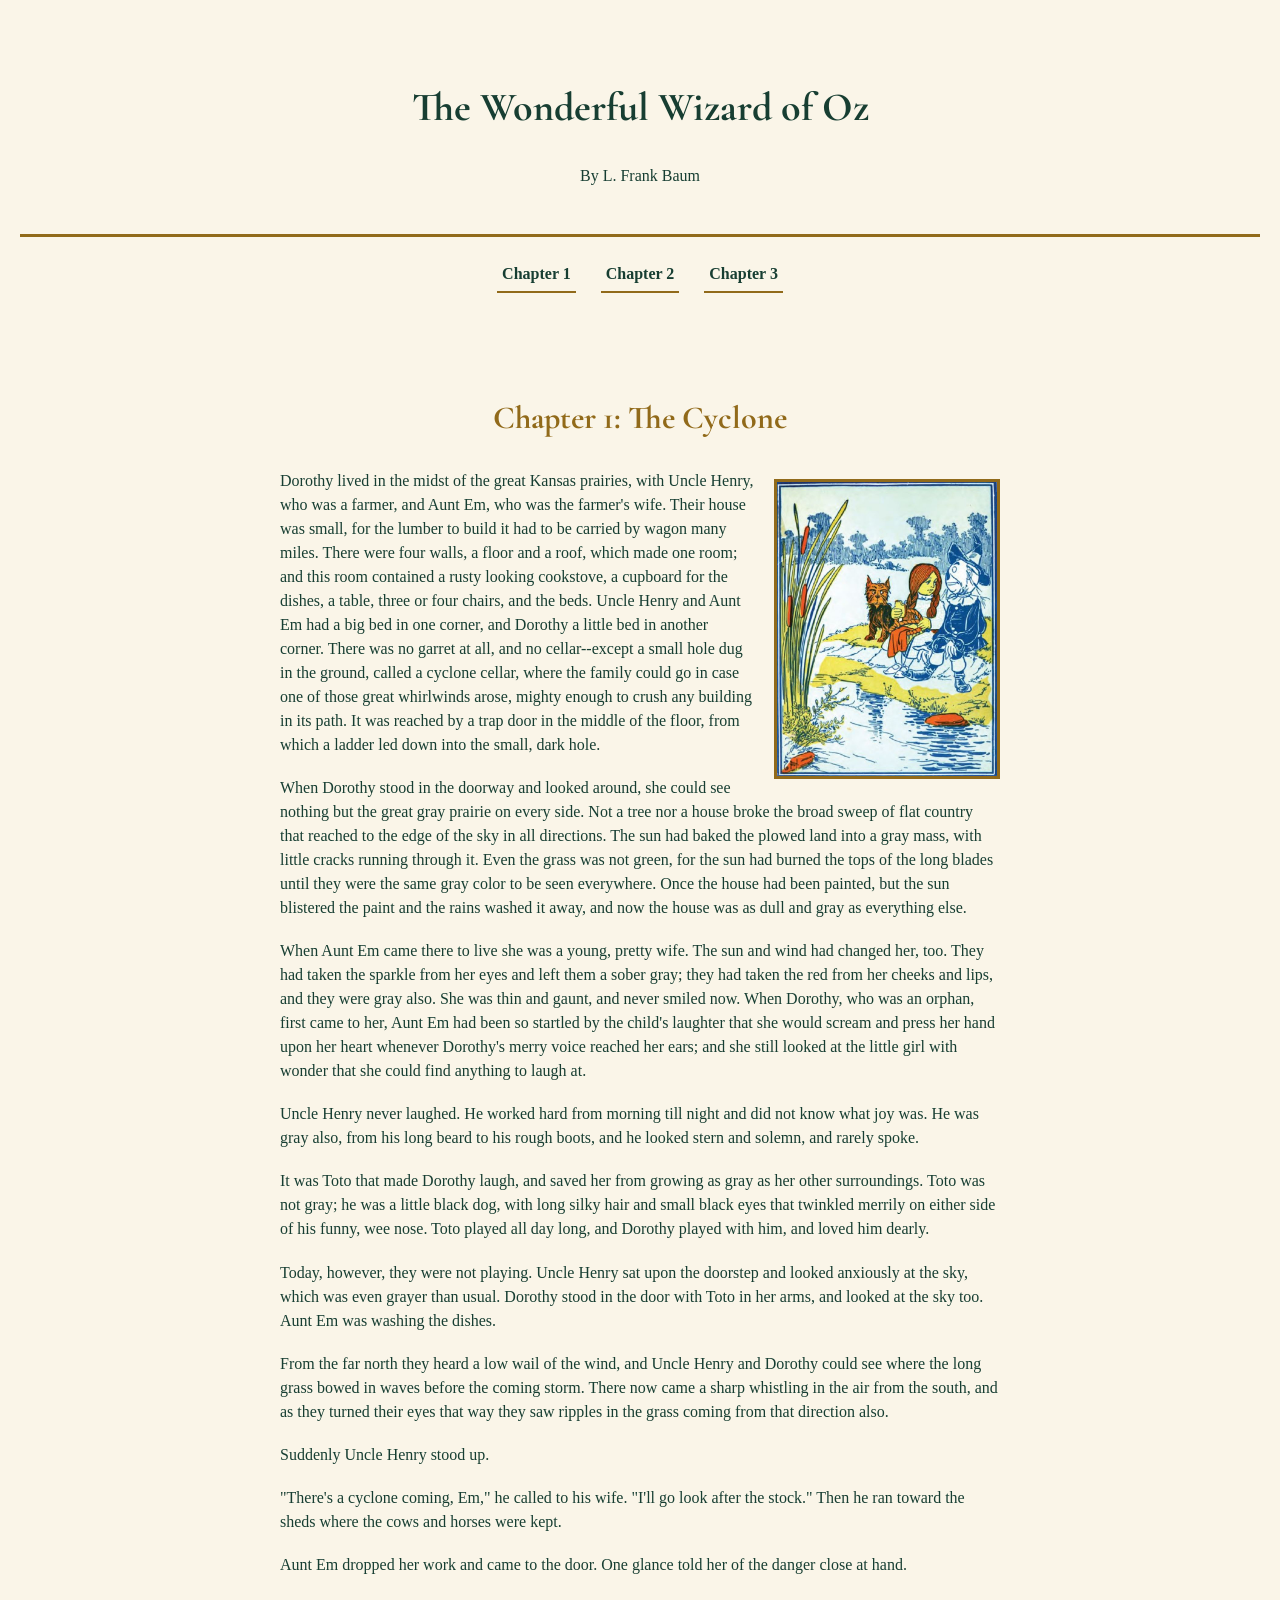
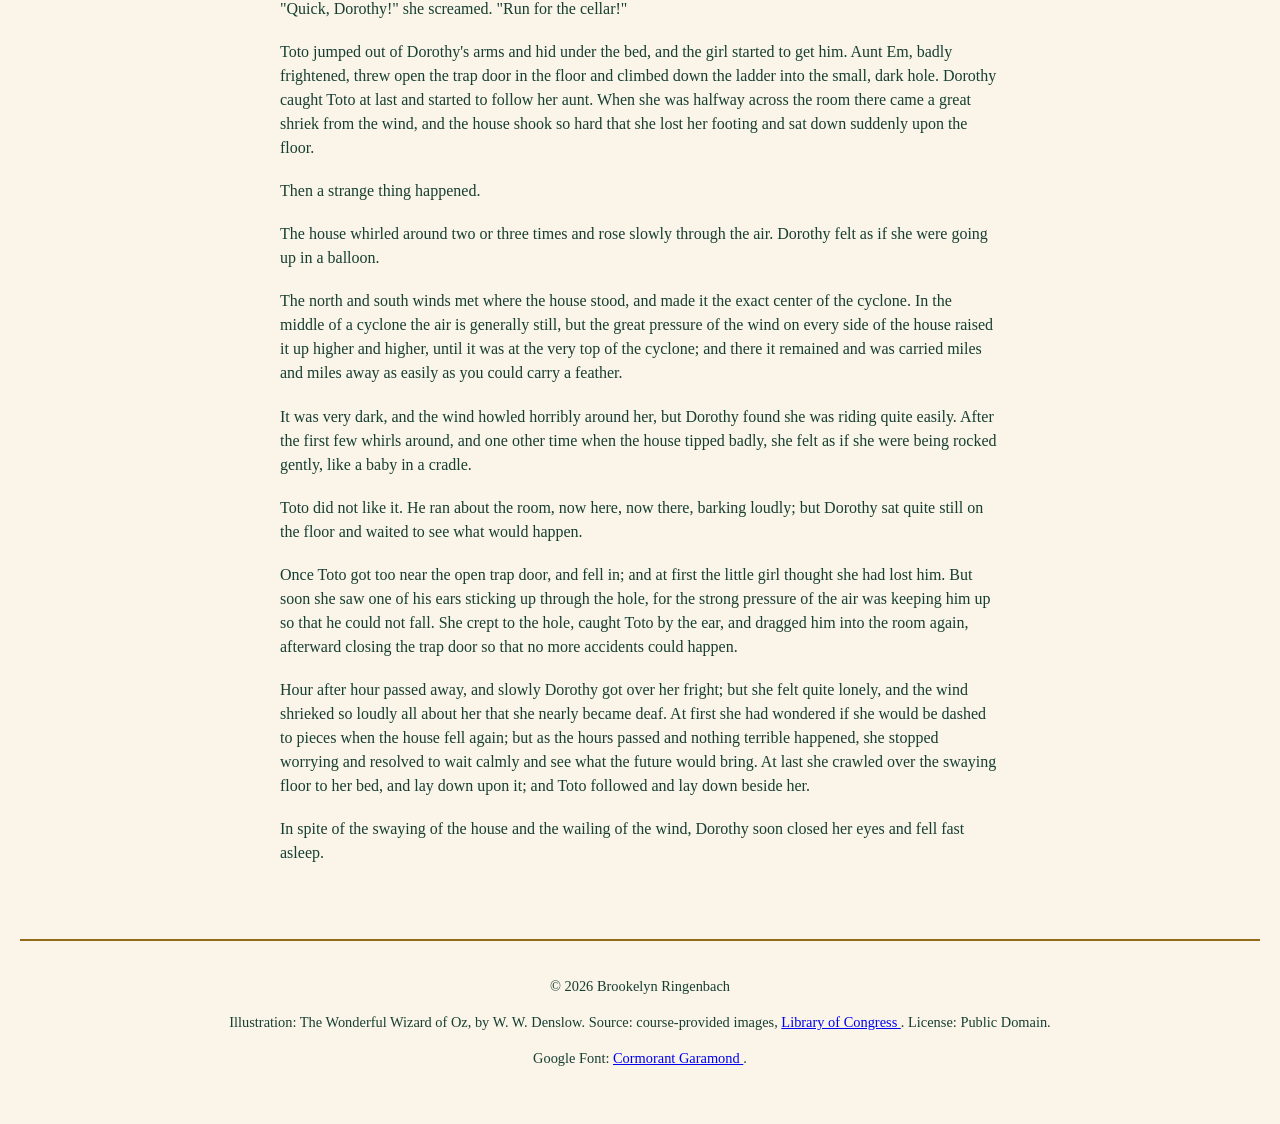
<file: index.html>
<!DOCTYPE html>
<html lang="en">
<head>
  <meta charset="UTF-8">
  <meta name="viewport" content="width=device-width, initial-scale=1.0">
  <title>The Wonderful Wizard of Oz - Chapter 1</title>
<link rel="stylesheet" href="style.css">

<link href="https://fonts.googleapis.com/css2?family=Cormorant+Garamond:wght@400;600;700&display=swap" rel="stylesheet">

</head>

<body>
<header>
<h1>The Wonderful Wizard of Oz</h1>
<p>By L. Frank Baum</p>
</header>

<nav>
<a href="index.html">Chapter 1</a>
<a href="chapter2.html">Chapter 2</a>
<a href="chapter3.html">Chapter 3</a>
</nav>

<main>
<h2>Chapter 1: The Cyclone</h2>

<img src="images/ww-denslow-illustration-2.jpg"
alt="Original illustration from The Wonderful Wizard of Oz"
class="story-image">

<p>Dorothy lived in the midst of the great Kansas prairies, with Uncle Henry, who was a farmer, and Aunt Em, who was the farmer's wife. Their house was small, for the lumber to build it had to be carried by wagon many miles. There were four walls, a floor and a roof, which made one room; and this room contained a rusty looking cookstove, a cupboard for the dishes, a table, three or four chairs, and the beds. Uncle Henry and Aunt Em had a big bed in one corner, and Dorothy a little bed in another corner. There was no garret at all, and no cellar--except a small hole dug in the ground, called a cyclone cellar, where the family could go in case one of those great whirlwinds arose, mighty enough to crush any building in its path. It was reached by a trap door in the middle of the floor, from which a ladder led down into the small, dark hole.</p>

<p>When Dorothy stood in the doorway and looked around, she could see nothing but the great gray prairie on every side. Not a tree nor a house broke the broad sweep of flat country that reached to the edge of the sky in all directions. The sun had baked the plowed land into a gray mass, with little cracks running through it. Even the grass was not green, for the sun had burned the tops of the long blades until they were the same gray color to be seen everywhere. Once the house had been painted, but the sun blistered the paint and the rains washed it away, and now the house was as dull and gray as everything else.</p>

<p>When Aunt Em came there to live she was a young, pretty wife. The sun and wind had changed her, too. They had taken the sparkle from her eyes and left them a sober gray; they had taken the red from her cheeks and lips, and they were gray also. She was thin and gaunt, and never smiled now. When Dorothy, who was an orphan, first came to her, Aunt Em had been so startled by the child's laughter that she would scream and press her hand upon her heart whenever Dorothy's merry voice reached her ears; and she still looked at the little girl with wonder that she could find anything to laugh at.</p>

<p>Uncle Henry never laughed. He worked hard from morning till night and did not know what joy was. He was gray also, from his long beard to his rough boots, and he looked stern and solemn, and rarely spoke.</p>

<p>It was Toto that made Dorothy laugh, and saved her from growing as gray as her other surroundings. Toto was not gray; he was a little black dog, with long silky hair and small black eyes that twinkled merrily on either side of his funny, wee nose. Toto played all day long, and Dorothy played with him, and loved him dearly.</p>

<p>Today, however, they were not playing. Uncle Henry sat upon the doorstep and looked anxiously at the sky, which was even grayer than usual. Dorothy stood in the door with Toto in her arms, and looked at the sky too. Aunt Em was washing the dishes.</p>

<p>From the far north they heard a low wail of the wind, and Uncle Henry and Dorothy could see where the long grass bowed in waves before the coming storm. There now came a sharp whistling in the air from the south, and as they turned their eyes that way they saw ripples in the grass coming from that direction also.</p>

<p>Suddenly Uncle Henry stood up.</p>

<p>"There's a cyclone coming, Em," he called to his wife. "I'll go look after the stock." Then he ran toward the sheds where the cows and horses were kept.</p>

<p>Aunt Em dropped her work and came to the door. One glance told her of the danger close at hand.</p>

<p>"Quick, Dorothy!" she screamed. "Run for the cellar!"</p>

<p>Toto jumped out of Dorothy's arms and hid under the bed, and the girl started to get him. Aunt Em, badly frightened, threw open the trap door in the floor and climbed down the ladder into the small, dark hole. Dorothy caught Toto at last and started to follow her aunt. When she was halfway across the room there came a great shriek from the wind, and the house shook so hard that she lost her footing and sat down suddenly upon the floor.</p>

<p>Then a strange thing happened.</p>

<p>The house whirled around two or three times and rose slowly through the air. Dorothy felt as if she were going up in a balloon.</p>

<p>The north and south winds met where the house stood, and made it the exact center of the cyclone. In the middle of a cyclone the air is generally still, but the great pressure of the wind on every side of the house raised it up higher and higher, until it was at the very top of the cyclone; and there it remained and was carried miles and miles away as easily as you could carry a feather.</p>

<p>It was very dark, and the wind howled horribly around her, but Dorothy found she was riding quite easily. After the first few whirls around, and one other time when the house tipped badly, she felt as if she were being rocked gently, like a baby in a cradle.</p>

<p>Toto did not like it. He ran about the room, now here, now there, barking loudly; but Dorothy sat quite still on the floor and waited to see what would happen.</p>

<p>Once Toto got too near the open trap door, and fell in; and at first the little girl thought she had lost him. But soon she saw one of his ears sticking up through the hole, for the strong pressure of the air was keeping him up so that he could not fall. She crept to the hole, caught Toto by the ear, and dragged him into the room again, afterward closing the trap door so that no more accidents could happen.</p>

<p>Hour after hour passed away, and slowly Dorothy got over her fright; but she felt quite lonely, and the wind shrieked so loudly all about her that she nearly became deaf. At first she had wondered if she would be dashed to pieces when the house fell again; but as the hours passed and nothing terrible happened, she stopped worrying and resolved to wait calmly and see what the future would bring. At last she crawled over the swaying floor to her bed, and lay down upon it; and Toto followed and lay down beside her.</p>

<p>In spite of the swaying of the house and the wailing of the wind, Dorothy soon closed her eyes and fell fast asleep.</p>

</main>

  
<footer>
<p>&copy; 2026 Brookelyn Ringenbach</p>

<p>
Illustration: The Wonderful Wizard of Oz,
by W. W. Denslow.
Source: course-provided images,
<a href="https://www.loc.gov/">
Library of Congress
</a>.
License: Public Domain.
</p>

<p>
Google Font:
<a href="https://fonts.google.com/specimen/Cormorant+Garamond">
Cormorant Garamond
</a>.
</p>
</footer>

</body>
</html>
</file>
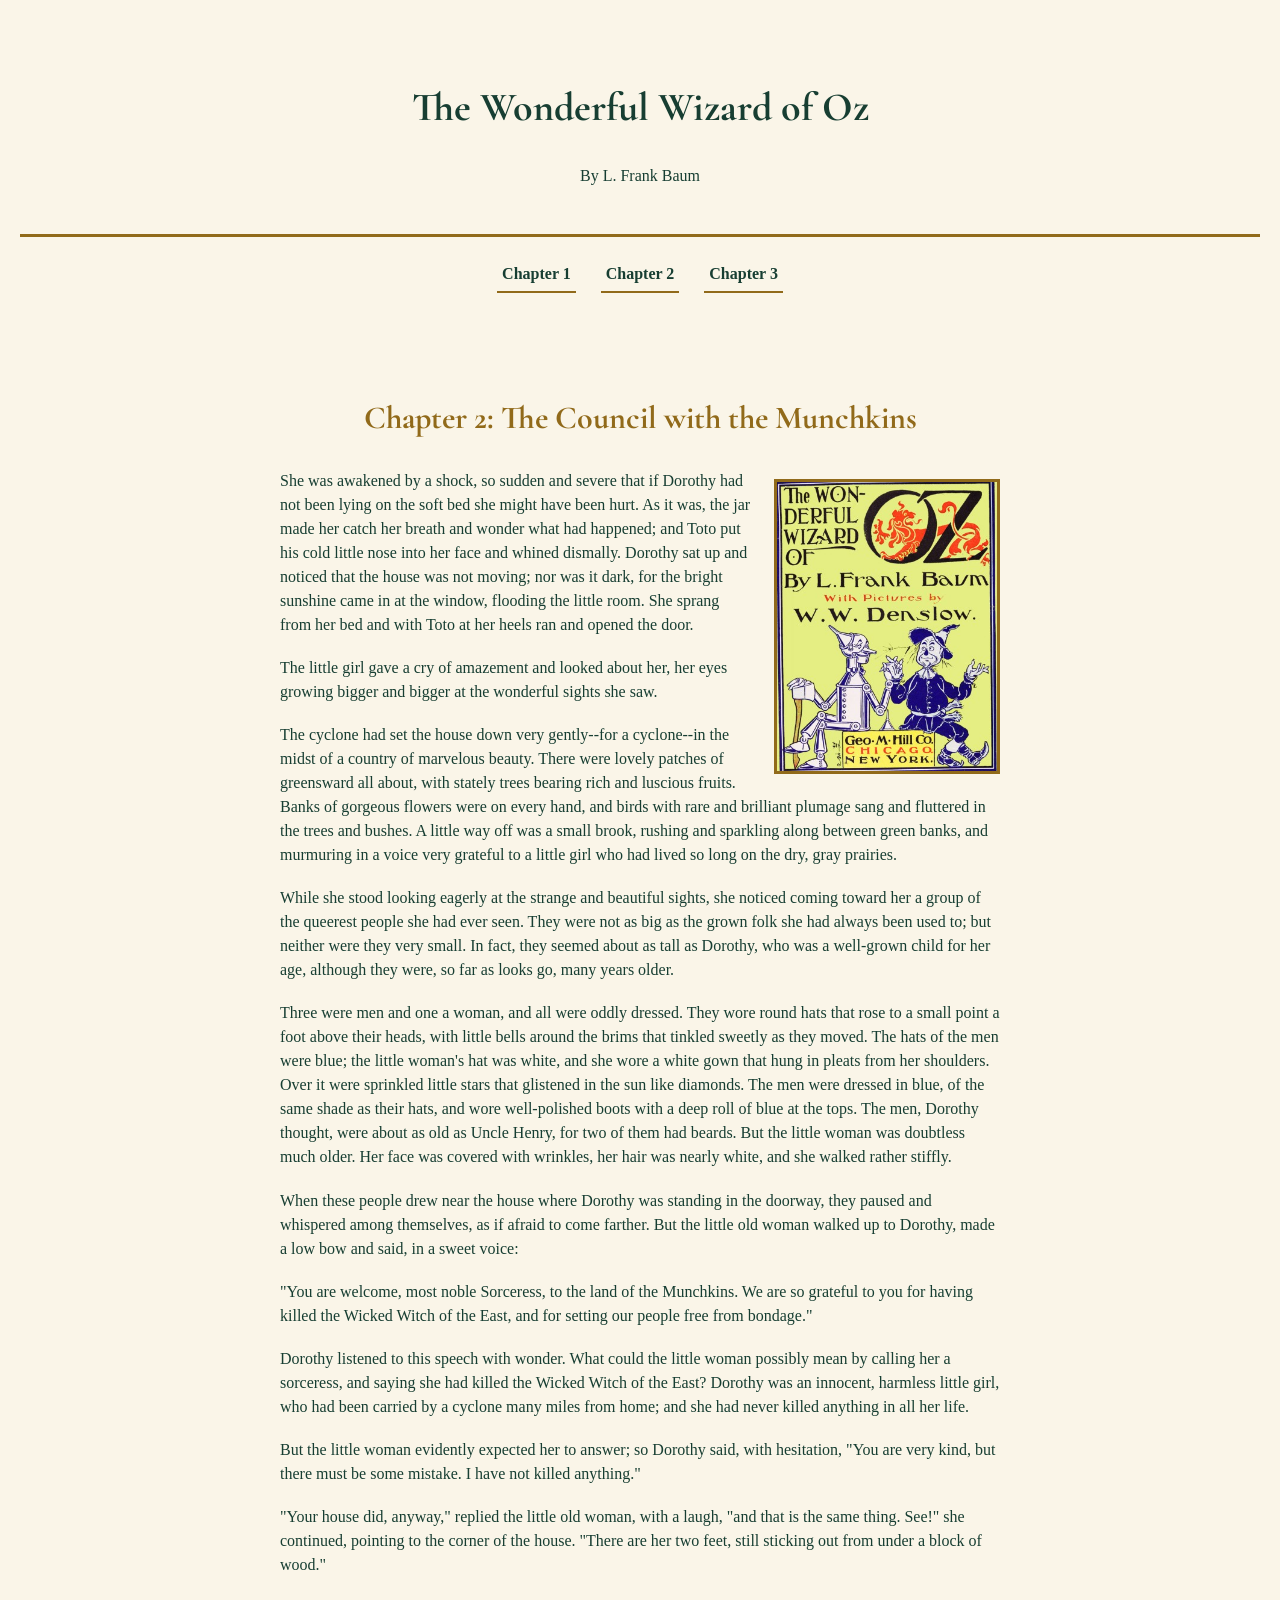
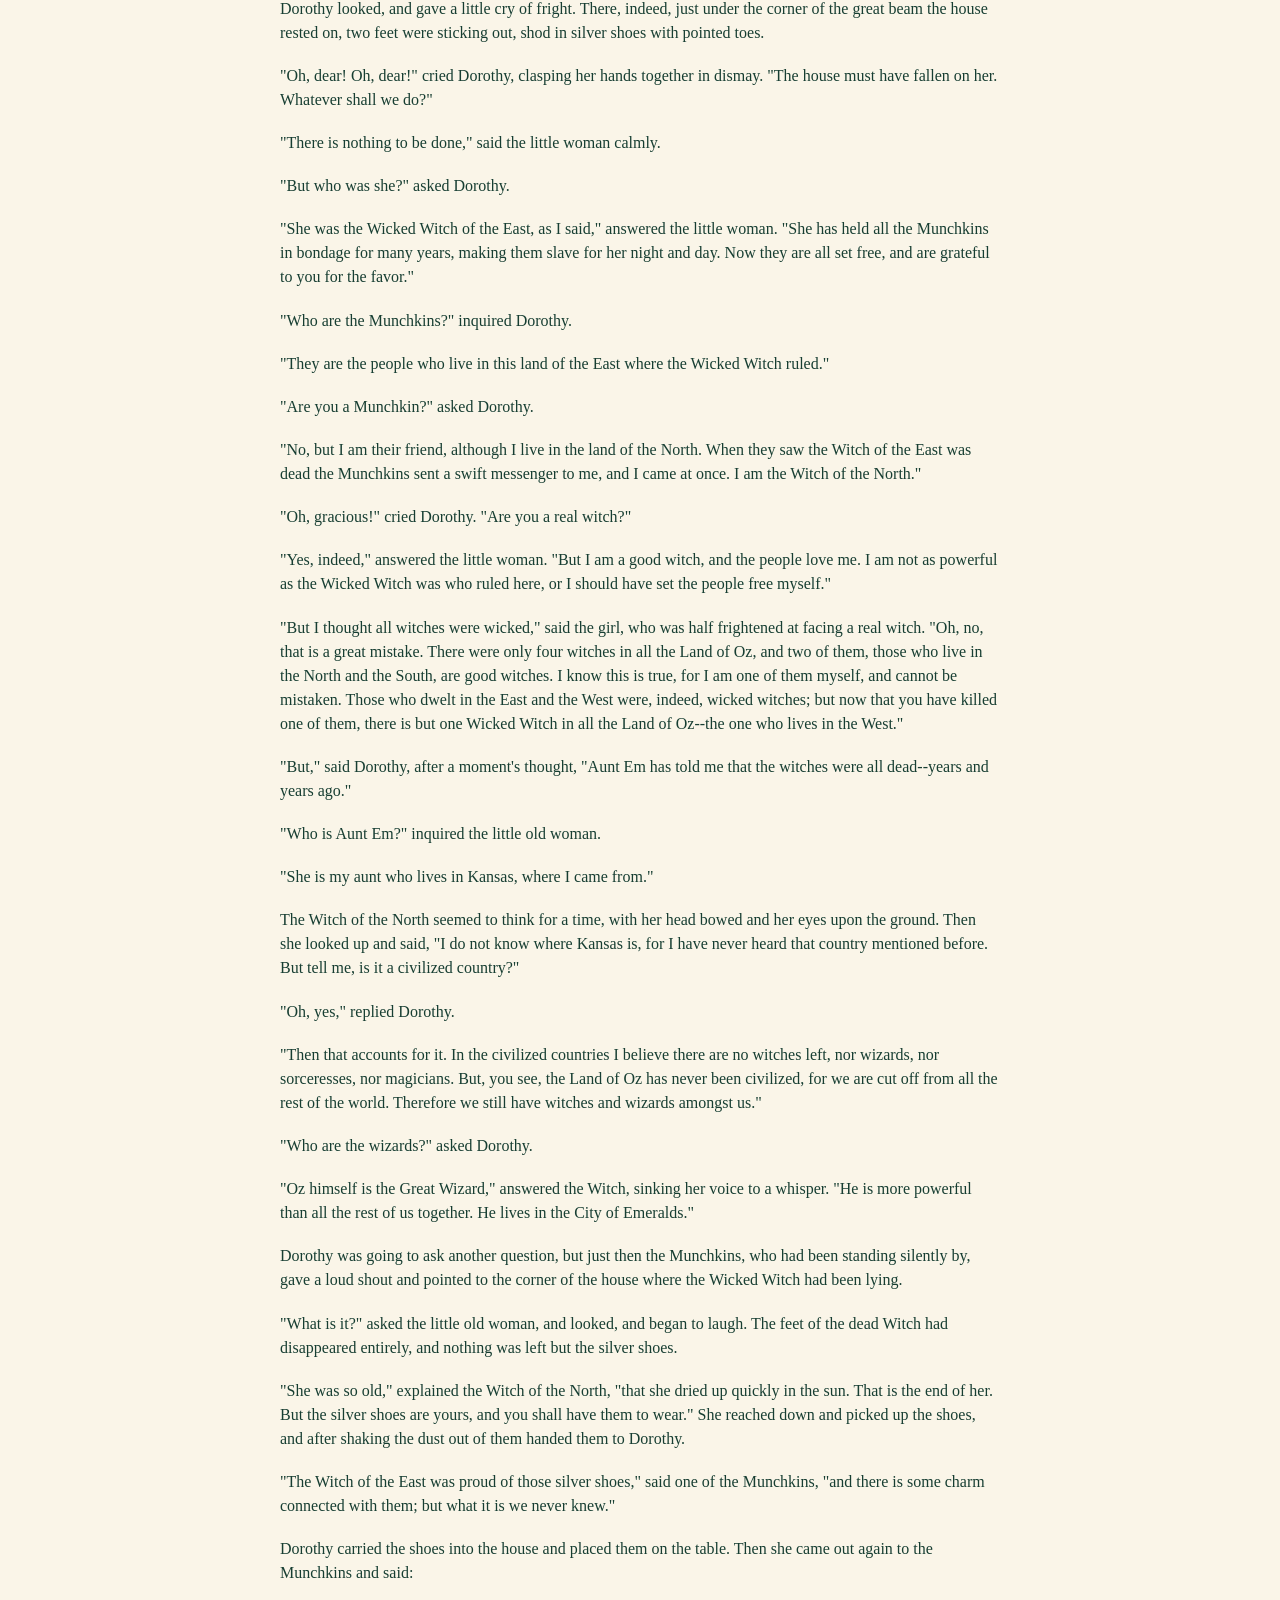
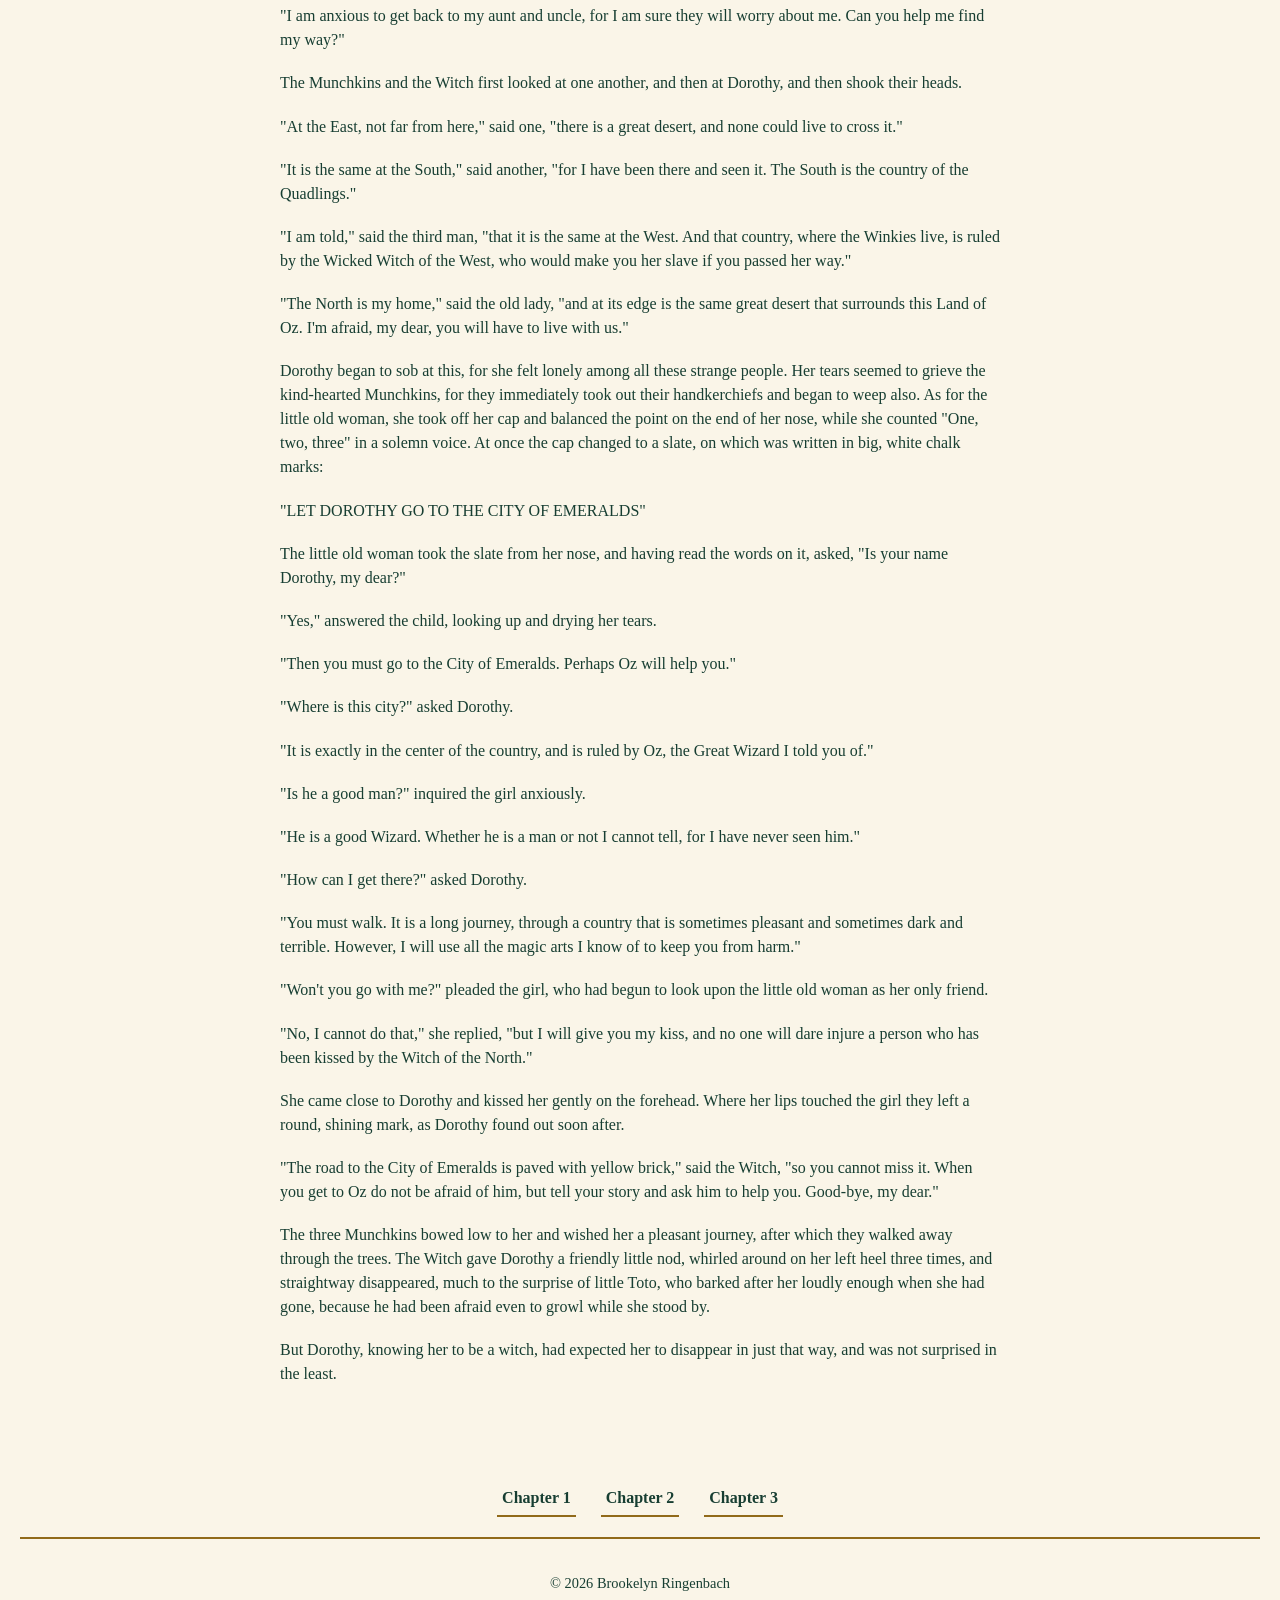
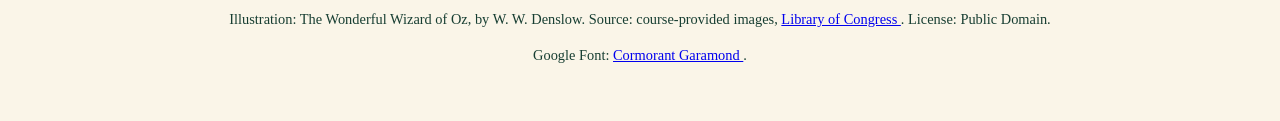
<file: chapter2.html>
<!DOCTYPE html>
<html lang="en">
<head>
<meta charset="UTF-8">
<meta name="viewport" content="width=device-width, initial-scale=1.0">
<title>The Wonderful Wizard of Oz - Chapter 2</title>
<link rel="stylesheet" href="style.css">

<link href="https://fonts.googleapis.com/css2?family=Cormorant+Garamond:wght@400;600;700&display=swap" rel="stylesheet">

</head>

<body>
<header>
<h1>The Wonderful Wizard of Oz</h1>
<p>By L. Frank Baum</p>
</header>

<nav>
<a href="index.html">Chapter 1</a>
<a href="chapter2.html">Chapter 2</a>
<a href="chapter3.html">Chapter 3</a>
</nav>

<main>
<h2>Chapter 2: The Council with the Munchkins</h2>

<img src="images/cover1.jpg"
alt="Illustrated cover of The Wonderful Wizard of Oz"
class="story-image">

<p>She was awakened by a shock, so sudden and severe that if Dorothy had not been lying on the soft bed she might have been hurt. As it was, the jar made her catch her breath and wonder what had happened; and Toto put his cold little nose into her face and whined dismally. Dorothy sat up and noticed that the house was not moving; nor was it dark, for the bright sunshine came in at the window, flooding the little room. She sprang from her bed and with Toto at her heels ran and opened the door.</p>

<p>The little girl gave a cry of amazement and looked about her, her eyes growing bigger and bigger at the wonderful sights she saw.</p>

<p>The cyclone had set the house down very gently--for a cyclone--in the midst of a country of marvelous beauty. There were lovely patches of greensward all about, with stately trees bearing rich and luscious fruits. Banks of gorgeous flowers were on every hand, and birds with rare and brilliant plumage sang and fluttered in the trees and bushes. A little way off was a small brook, rushing and sparkling along between green banks, and murmuring in a voice very grateful to a little girl who had lived so long on the dry, gray prairies.</p>

<p>While she stood looking eagerly at the strange and beautiful sights, she noticed coming toward her a group of the queerest people she had ever seen. They were not as big as the grown folk she had always been used to; but neither were they very small. In fact, they seemed about as tall as Dorothy, who was a well-grown child for her age, although they were, so far as looks go, many years older.</p>

<p>Three were men and one a woman, and all were oddly dressed. They wore round hats that rose to a small point a foot above their heads, with little bells around the brims that tinkled sweetly as they moved. The hats of the men were blue; the little woman's hat was white, and she wore a white gown that hung in pleats from her shoulders. Over it were sprinkled little stars that glistened in the sun like diamonds. The men were dressed in blue, of the same shade as their hats, and wore well-polished boots with a deep roll of blue at the tops. The men, Dorothy thought, were about as old as Uncle Henry, for two of them had beards. But the little woman was doubtless much older. Her face was covered with wrinkles, her hair was nearly white, and she walked rather stiffly.</p>

<p>When these people drew near the house where Dorothy was standing in the doorway, they paused and whispered among themselves, as if afraid to come farther. But the little old woman walked up to Dorothy, made a low bow and said, in a sweet voice:</p>

<p>"You are welcome, most noble Sorceress, to the land of the Munchkins. We are so grateful to you for having killed the Wicked Witch of the East, and for setting our people free from bondage."</p>

<p>Dorothy listened to this speech with wonder. What could the little woman possibly mean by calling her a sorceress, and saying she had killed the Wicked Witch of the East? Dorothy was an innocent, harmless little girl, who had been carried by a cyclone many miles from home; and she had never killed anything in all her life.</p>

<p>But the little woman evidently expected her to answer; so Dorothy said, with hesitation, "You are very kind, but there must be some mistake. I have not killed anything."</p>

<p>"Your house did, anyway," replied the little old woman, with a laugh, "and that is the same thing. See!" she continued, pointing to the corner of the house. "There are her two feet, still sticking out from under a block of wood."</p>

<p>Dorothy looked, and gave a little cry of fright. There, indeed, just under the corner of the great beam the house rested on, two feet were sticking out, shod in silver shoes with pointed toes.</p>

<p>"Oh, dear! Oh, dear!" cried Dorothy, clasping her hands together in dismay. "The house must have fallen on her. Whatever shall we do?"</p>

<p>"There is nothing to be done," said the little woman calmly.</p>

<p>"But who was she?" asked Dorothy.</p>

<p>"She was the Wicked Witch of the East, as I said," answered the little woman. "She has held all the Munchkins in bondage for many years, making them slave for her night and day. Now they are all set free, and are grateful to you for the favor."</p>

<p>"Who are the Munchkins?" inquired Dorothy.</p>

<p>"They are the people who live in this land of the East where the Wicked Witch ruled."</p>

<p>"Are you a Munchkin?" asked Dorothy.</p>

<p>"No, but I am their friend, although I live in the land of the North. When they saw the Witch of the East was dead the Munchkins sent a swift messenger to me, and I came at once. I am the Witch of the North."</p>

<p>"Oh, gracious!" cried Dorothy. "Are you a real witch?"</p>

<p>"Yes, indeed," answered the little woman. "But I am a good witch, and the people love me. I am not as powerful as the Wicked Witch was who ruled here, or I should have set the people free myself."</p>

<p>"But I thought all witches were wicked," said the girl, who was half frightened at facing a real witch. "Oh, no, that is a great mistake. There were only four witches in all the Land of Oz, and two of them, those who live in the North and the South, are good witches. I know this is true, for I am one of them myself, and cannot be mistaken. Those who dwelt in the East and the West were, indeed, wicked witches; but now that you have killed one of them, there is but one Wicked Witch in all the Land of Oz--the one who lives in the West."</p>

<p>"But," said Dorothy, after a moment's thought, "Aunt Em has told me that the witches were all dead--years and years ago."</p>

<p>"Who is Aunt Em?" inquired the little old woman.</p>

<p>"She is my aunt who lives in Kansas, where I came from."</p>

<p>The Witch of the North seemed to think for a time, with her head bowed and her eyes upon the ground. Then she looked up and said, "I do not know where Kansas is, for I have never heard that country mentioned before. But tell me, is it a civilized country?"</p>

<p>"Oh, yes," replied Dorothy.</p>

<p>"Then that accounts for it. In the civilized countries I believe there are no witches left, nor wizards, nor sorceresses, nor magicians. But, you see, the Land of Oz has never been civilized, for we are cut off from all the rest of the world. Therefore we still have witches and wizards amongst us."</p>

<p>"Who are the wizards?" asked Dorothy.</p>

<p>"Oz himself is the Great Wizard," answered the Witch, sinking her voice to a whisper. "He is more powerful than all the rest of us together. He lives in the City of Emeralds."</p>

<p>Dorothy was going to ask another question, but just then the Munchkins, who had been standing silently by, gave a loud shout and pointed to the corner of the house where the Wicked Witch had been lying.</p>

<p>"What is it?" asked the little old woman, and looked, and began to laugh. The feet of the dead Witch had disappeared entirely, and nothing was left but the silver shoes.</p>

<p>"She was so old," explained the Witch of the North, "that she dried up quickly in the sun. That is the end of her. But the silver shoes are yours, and you shall have them to wear." She reached down and picked up the shoes, and after shaking the dust out of them handed them to Dorothy.</p>

<p>"The Witch of the East was proud of those silver shoes," said one of the Munchkins, "and there is some charm connected with them; but what it is we never knew."</p>

<p>Dorothy carried the shoes into the house and placed them on the table. Then she came out again to the Munchkins and said:</p>

<p>"I am anxious to get back to my aunt and uncle, for I am sure they will worry about me. Can you help me find my way?"</p>

<p>The Munchkins and the Witch first looked at one another, and then at Dorothy, and then shook their heads.</p>

<p>"At the East, not far from here," said one, "there is a great desert, and none could live to cross it."</p>

<p>"It is the same at the South," said another, "for I have been there and seen it. The South is the country of the Quadlings."</p>

<p>"I am told," said the third man, "that it is the same at the West. And that country, where the Winkies live, is ruled by the Wicked Witch of the West, who would make you her slave if you passed her way."</p>

<p>"The North is my home," said the old lady, "and at its edge is the same great desert that surrounds this Land of Oz. I'm afraid, my dear, you will have to live with us."</p>

<p>Dorothy began to sob at this, for she felt lonely among all these strange people. Her tears seemed to grieve the kind-hearted Munchkins, for they immediately took out their handkerchiefs and began to weep also. As for the little old woman, she took off her cap and balanced the point on the end of her nose, while she counted "One, two, three" in a solemn voice. At once the cap changed to a slate, on which was written in big, white chalk marks:</p>


<p>"LET DOROTHY GO TO THE CITY OF EMERALDS"</p>


<p>The little old woman took the slate from her nose, and having read the words on it, asked, "Is your name Dorothy, my dear?"</p>

<p>"Yes," answered the child, looking up and drying her tears.</p>

<p>"Then you must go to the City of Emeralds. Perhaps Oz will help you."</p>

<p>"Where is this city?" asked Dorothy.</p>

<p>"It is exactly in the center of the country, and is ruled by Oz, the Great Wizard I told you of."</p>

<p>"Is he a good man?" inquired the girl anxiously.</p>

<p>"He is a good Wizard. Whether he is a man or not I cannot tell, for I have never seen him."</p>

<p>"How can I get there?" asked Dorothy.</p>

<p>"You must walk. It is a long journey, through a country that is sometimes pleasant and sometimes dark and terrible. However, I will use all the magic arts I know of to keep you from harm."</p>

<p>"Won't you go with me?" pleaded the girl, who had begun to look upon the little old woman as her only friend.</p>

<p>"No, I cannot do that," she replied, "but I will give you my kiss, and no one will dare injure a person who has been kissed by the Witch of the North."</p>

<p>She came close to Dorothy and kissed her gently on the forehead. Where her lips touched the girl they left a round, shining mark, as Dorothy found out soon after.</p>

<p>"The road to the City of Emeralds is paved with yellow brick," said the Witch, "so you cannot miss it. When you get to Oz do not be afraid of him, but tell your story and ask him to help you. Good-bye, my dear."</p>

<p>The three Munchkins bowed low to her and wished her a pleasant journey, after which they walked away through the trees. The Witch gave Dorothy a friendly little nod, whirled around on her left heel three times, and straightway disappeared, much to the surprise of little Toto, who barked after her loudly enough when she had gone, because he had been afraid even to growl while she stood by.</p>

<p>But Dorothy, knowing her to be a witch, had expected her to disappear in just that way, and was not surprised in the least.</p>

</main>

<nav>
<a href="index.html">Chapter 1</a>
<a href="chapter2.html">Chapter 2</a>
<a href="chapter3.html">Chapter 3</a>
</nav>

<footer>
<p>&copy; 2026 Brookelyn Ringenbach</p>

<p>
Illustration: The Wonderful Wizard of Oz,
by W. W. Denslow.
Source: course-provided images,
<a href="https://www.loc.gov/">
Library of Congress
</a>.
License: Public Domain.
</p>

<p>
Google Font:
<a href="https://fonts.google.com/specimen/Cormorant+Garamond">
Cormorant Garamond
</a>.
</p>
</footer>

</body>
</html>
</file>
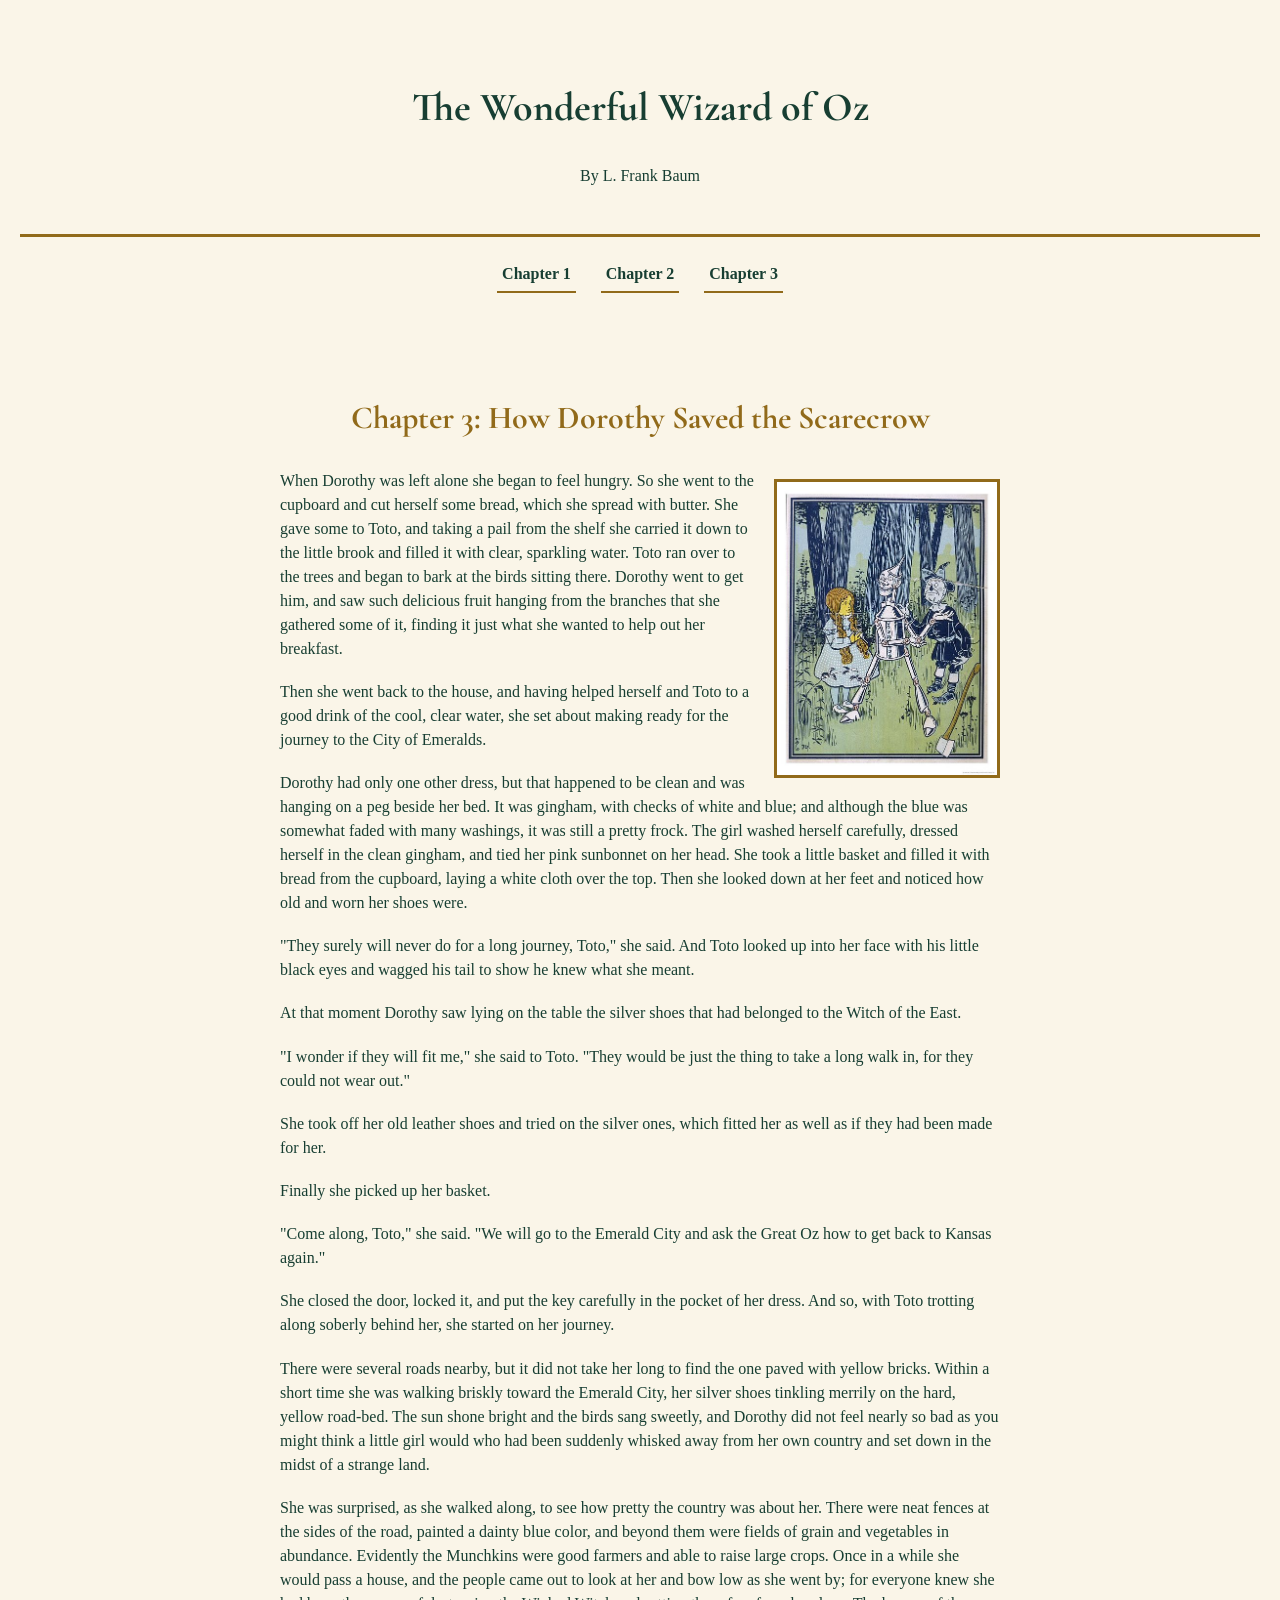
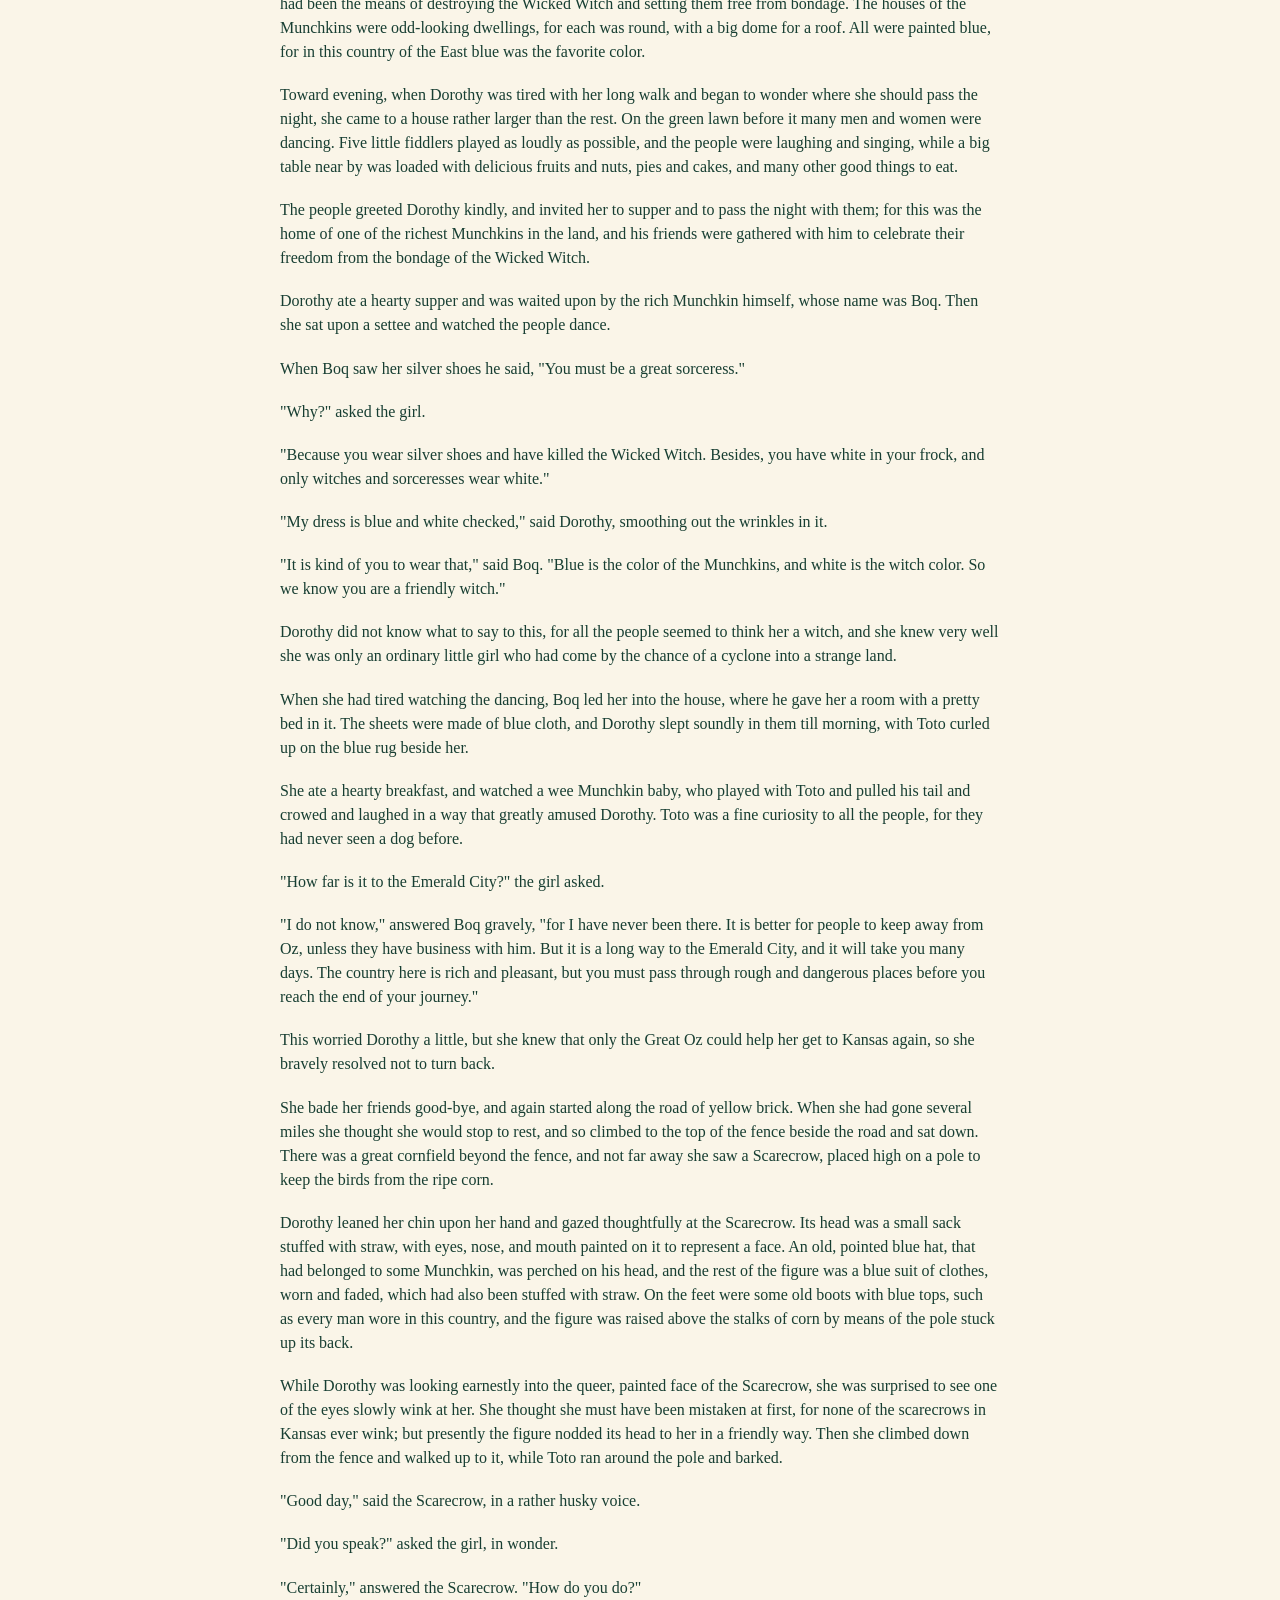
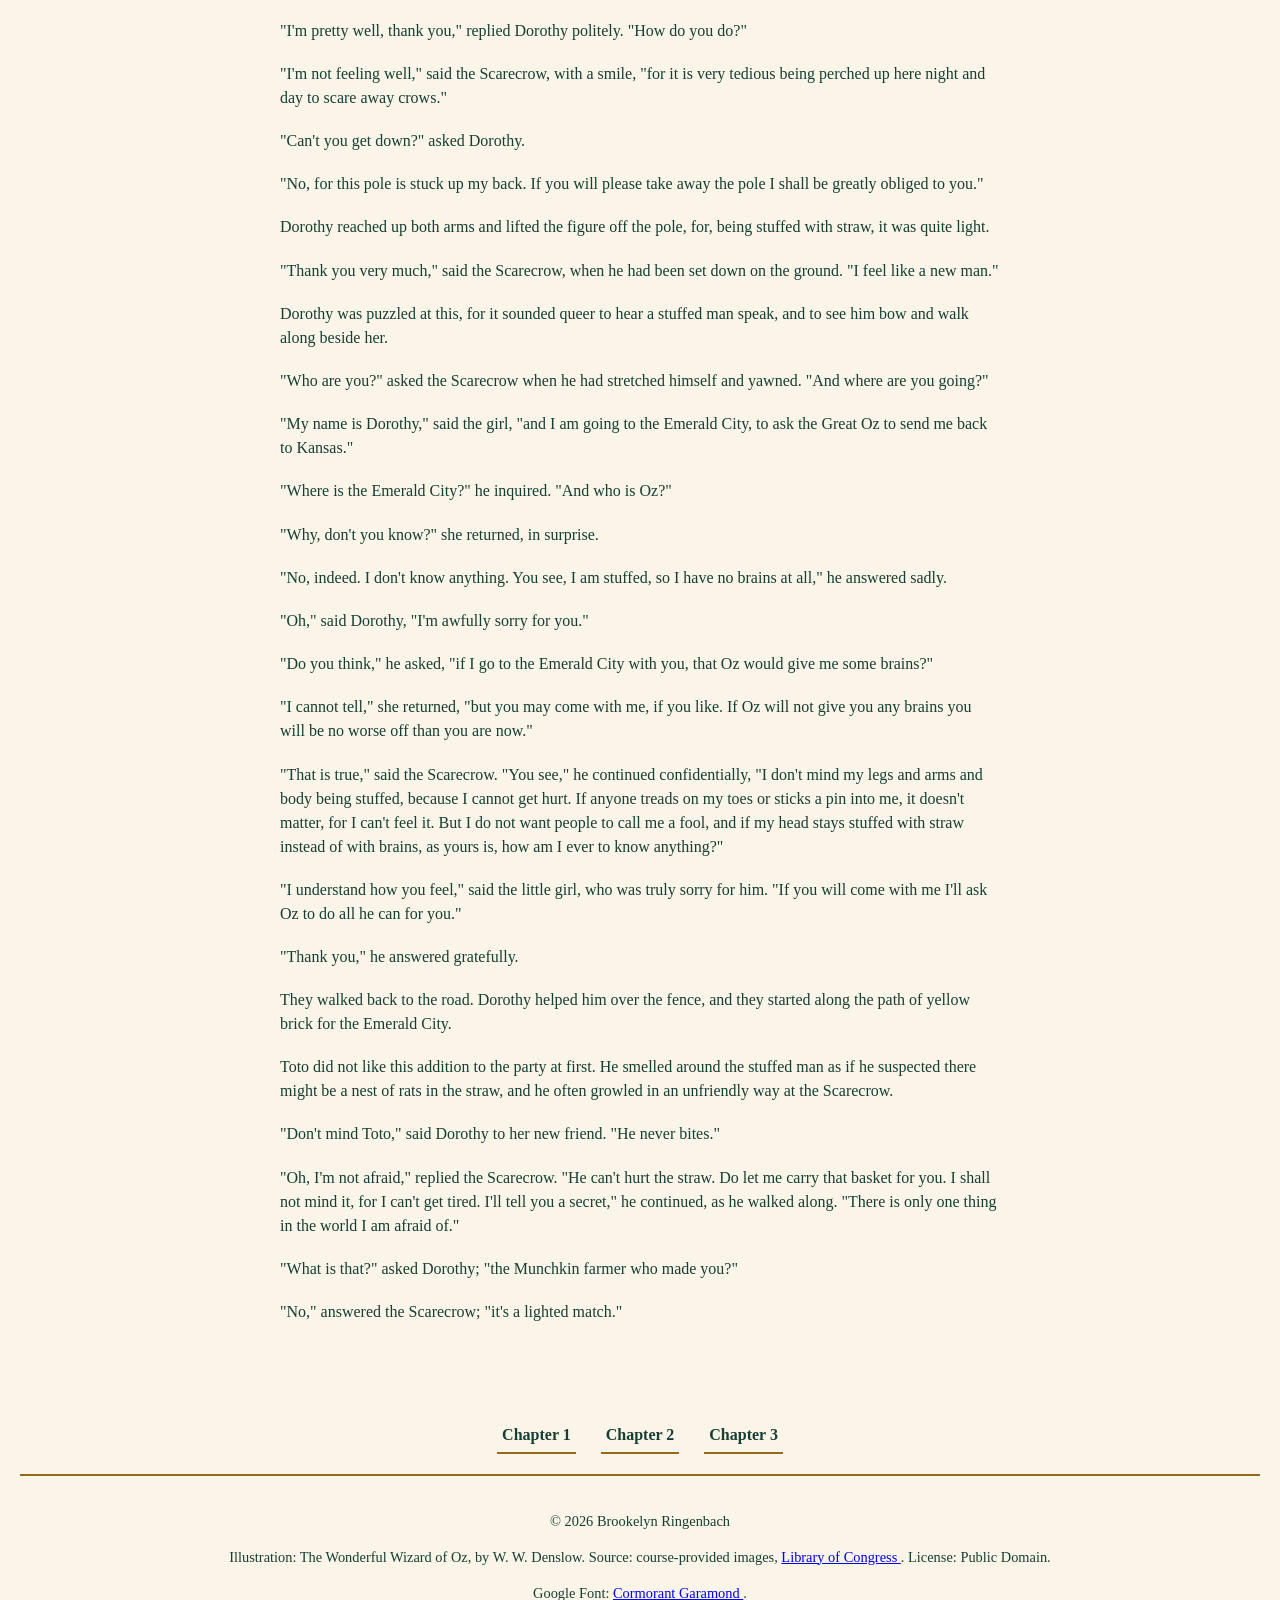
<file: chapter3.html>
<!DOCTYPE html>
<html lang="en">
<head>
<meta charset="UTF-8">
<meta name="viewport" content="width=device-width, initial-scale=1.0">
<title>The Wonderful Wizard of Oz - Chapter 3</title>
<link rel="stylesheet" href="style.css">

<link href="https://fonts.googleapis.com/css2?family=Cormorant+Garamond:wght@400;600;700&display=swap" rel="stylesheet">

</head>

<body>
<header>
<h1>The Wonderful Wizard of Oz</h1>
<p>By L. Frank Baum</p>
</header>

<nav>
<a href="index.html">Chapter 1</a>
<a href="chapter2.html">Chapter 2</a>
<a href="chapter3.html">Chapter 3</a>
</nav>

<main>
<h2>Chapter 3: How Dorothy Saved the Scarecrow</h2>

<img src="images/wizard-of-oz.jpg"
alt="Illustrated cover of The Wonderful Wizard of Oz"
class="story-image">

<p>When Dorothy was left alone she began to feel hungry. So she went to the cupboard and cut herself some bread, which she spread with butter. She gave some to Toto, and taking a pail from the shelf she carried it down to the little brook and filled it with clear, sparkling water. Toto ran over to the trees and began to bark at the birds sitting there. Dorothy went to get him, and saw such delicious fruit hanging from the branches that she gathered some of it, finding it just what she wanted to help out her breakfast.</p>

<p>Then she went back to the house, and having helped herself and Toto to a good drink of the cool, clear water, she set about making ready for the journey to the City of Emeralds.</p>

<p>Dorothy had only one other dress, but that happened to be clean and was hanging on a peg beside her bed. It was gingham, with checks of white and blue; and although the blue was somewhat faded with many washings, it was still a pretty frock. The girl washed herself carefully, dressed herself in the clean gingham, and tied her pink sunbonnet on her head. She took a little basket and filled it with bread from the cupboard, laying a white cloth over the top. Then she looked down at her feet and noticed how old and worn her shoes were.</p>

<p>"They surely will never do for a long journey, Toto," she said. And Toto looked up into her face with his little black eyes and wagged his tail to show he knew what she meant.</p>

<p>At that moment Dorothy saw lying on the table the silver shoes that had belonged to the Witch of the East.</p>

<p>"I wonder if they will fit me," she said to Toto. "They would be just the thing to take a long walk in, for they could not wear out."</p>

<p>She took off her old leather shoes and tried on the silver ones, which fitted her as well as if they had been made for her.</p>

<p>Finally she picked up her basket.</p>

<p>"Come along, Toto," she said. "We will go to the Emerald City and ask the Great Oz how to get back to Kansas again."</p>

<p>She closed the door, locked it, and put the key carefully in the pocket of her dress. And so, with Toto trotting along soberly behind her, she started on her journey.</p>

<p>There were several roads nearby, but it did not take her long to find the one paved with yellow bricks. Within a short time she was walking briskly toward the Emerald City, her silver shoes tinkling merrily on the hard, yellow road-bed. The sun shone bright and the birds sang sweetly, and Dorothy did not feel nearly so bad as you might think a little girl would who had been suddenly whisked away from her own country and set down in the midst of a strange land.</p>

<p>She was surprised, as she walked along, to see how pretty the country was about her. There were neat fences at the sides of the road, painted a dainty blue color, and beyond them were fields of grain and vegetables in abundance. Evidently the Munchkins were good farmers and able to raise large crops. Once in a while she would pass a house, and the people came out to look at her and bow low as she went by; for everyone knew she had been the means of destroying the Wicked Witch and setting them free from bondage. The houses of the Munchkins were odd-looking dwellings, for each was round, with a big dome for a roof. All were painted blue, for in this country of the East blue was the favorite color.</p>

<p>Toward evening, when Dorothy was tired with her long walk and began to wonder where she should pass the night, she came to a house rather larger than the rest. On the green lawn before it many men and women were dancing. Five little fiddlers played as loudly as possible, and the people were laughing and singing, while a big table near by was loaded with delicious fruits and nuts, pies and cakes, and many other good things to eat.</p>

<p>The people greeted Dorothy kindly, and invited her to supper and to pass the night with them; for this was the home of one of the richest Munchkins in the land, and his friends were gathered with him to celebrate their freedom from the bondage of the Wicked Witch.</p>

<p>Dorothy ate a hearty supper and was waited upon by the rich Munchkin himself, whose name was Boq. Then she sat upon a settee and watched the people dance.</p>

<p>When Boq saw her silver shoes he said, "You must be a great sorceress."</p>

<p>"Why?" asked the girl.</p>

<p>"Because you wear silver shoes and have killed the Wicked Witch. Besides, you have white in your frock, and only witches and sorceresses wear white."</p>

<p>"My dress is blue and white checked," said Dorothy, smoothing out the wrinkles in it.</p>

<p>"It is kind of you to wear that," said Boq. "Blue is the color of the Munchkins, and white is the witch color. So we know you are a friendly witch."</p>

<p>Dorothy did not know what to say to this, for all the people seemed to think her a witch, and she knew very well she was only an ordinary little girl who had come by the chance of a cyclone into a strange land.</p>

<p>When she had tired watching the dancing, Boq led her into the house, where he gave her a room with a pretty bed in it. The sheets were made of blue cloth, and Dorothy slept soundly in them till morning, with Toto curled up on the blue rug beside her.</p>

<p>She ate a hearty breakfast, and watched a wee Munchkin baby, who played with Toto and pulled his tail and crowed and laughed in a way that greatly amused Dorothy. Toto was a fine curiosity to all the people, for they had never seen a dog before.</p>

<p>"How far is it to the Emerald City?" the girl asked.</p>

<p>"I do not know," answered Boq gravely, "for I have never been there. It is better for people to keep away from Oz, unless they have business with him. But it is a long way to the Emerald City, and it will take you many days. The country here is rich and pleasant, but you must pass through rough and dangerous places before you reach the end of your journey."</p>

<p>This worried Dorothy a little, but she knew that only the Great Oz could help her get to Kansas again, so she bravely resolved not to turn back.</p>

<p>She bade her friends good-bye, and again started along the road of yellow brick. When she had gone several miles she thought she would stop to rest, and so climbed to the top of the fence beside the road and sat down. There was a great cornfield beyond the fence, and not far away she saw a Scarecrow, placed high on a pole to keep the birds from the ripe corn.</p>

<p>Dorothy leaned her chin upon her hand and gazed thoughtfully at the Scarecrow. Its head was a small sack stuffed with straw, with eyes, nose, and mouth painted on it to represent a face. An old, pointed blue hat, that had belonged to some Munchkin, was perched on his head, and the rest of the figure was a blue suit of clothes, worn and faded, which had also been stuffed with straw. On the feet were some old boots with blue tops, such as every man wore in this country, and the figure was raised above the stalks of corn by means of the pole stuck up its back.</p>

<p>While Dorothy was looking earnestly into the queer, painted face of the Scarecrow, she was surprised to see one of the eyes slowly wink at her. She thought she must have been mistaken at first, for none of the scarecrows in Kansas ever wink; but presently the figure nodded its head to her in a friendly way. Then she climbed down from the fence and walked up to it, while Toto ran around the pole and barked.</p>

<p>"Good day," said the Scarecrow, in a rather husky voice.</p>

<p>"Did you speak?" asked the girl, in wonder.</p>

<p>"Certainly," answered the Scarecrow. "How do you do?"</p>

<p>"I'm pretty well, thank you," replied Dorothy politely. "How do you do?"</p>

<p>"I'm not feeling well," said the Scarecrow, with a smile, "for it is very tedious being perched up here night and day to scare away crows."</p>

<p>"Can't you get down?" asked Dorothy.</p>

<p>"No, for this pole is stuck up my back. If you will please take away the pole I shall be greatly obliged to you."</p>

<p>Dorothy reached up both arms and lifted the figure off the pole, for, being stuffed with straw, it was quite light.</p>

<p>"Thank you very much," said the Scarecrow, when he had been set down on the ground. "I feel like a new man."</p>

<p>Dorothy was puzzled at this, for it sounded queer to hear a stuffed man speak, and to see him bow and walk along beside her.</p>

<p>"Who are you?" asked the Scarecrow when he had stretched himself and yawned. "And where are you going?"</p>

<p>"My name is Dorothy," said the girl, "and I am going to the Emerald City, to ask the Great Oz to send me back to Kansas."</p>

<p>"Where is the Emerald City?" he inquired. "And who is Oz?"</p>

<p>"Why, don't you know?" she returned, in surprise.</p>

<p>"No, indeed. I don't know anything. You see, I am stuffed, so I have no brains at all," he answered sadly.</p>

<p>"Oh," said Dorothy, "I'm awfully sorry for you."</p>

<p>"Do you think," he asked, "if I go to the Emerald City with you, that Oz would give me some brains?"</p>

<p>"I cannot tell," she returned, "but you may come with me, if you like. If Oz will not give you any brains you will be no worse off than you are now."</p>

<p>"That is true," said the Scarecrow. "You see," he continued confidentially, "I don't mind my legs and arms and body being stuffed, because I cannot get hurt. If anyone treads on my toes or sticks a pin into me, it doesn't matter, for I can't feel it. But I do not want people to call me a fool, and if my head stays stuffed with straw instead of with brains, as yours is, how am I ever to know anything?"</p>

<p>"I understand how you feel," said the little girl, who was truly sorry for him. "If you will come with me I'll ask Oz to do all he can for you."</p>

<p>"Thank you," he answered gratefully.</p>

<p>They walked back to the road. Dorothy helped him over the fence, and they started along the path of yellow brick for the Emerald City.</p>

<p>Toto did not like this addition to the party at first. He smelled around the stuffed man as if he suspected there might be a nest of rats in the straw, and he often growled in an unfriendly way at the Scarecrow.</p>

<p>"Don't mind Toto," said Dorothy to her new friend. "He never bites."</p>

<p>"Oh, I'm not afraid," replied the Scarecrow. "He can't hurt the straw. Do let me carry that basket for you. I shall not mind it, for I can't get tired. I'll tell you a secret," he continued, as he walked along. "There is only one thing in the world I am afraid of."</p>

<p>"What is that?" asked Dorothy; "the Munchkin farmer who made you?"</p>

<p>"No," answered the Scarecrow; "it's a lighted match."</p>

</main>

<nav>
<a href="index.html">Chapter 1</a>
<a href="chapter2.html">Chapter 2</a>
<a href="chapter3.html">Chapter 3</a>
</nav>

<footer>
<p>&copy; 2026 Brookelyn Ringenbach</p>

<p>
Illustration: The Wonderful Wizard of Oz,
by W. W. Denslow.
Source: course-provided images,
<a href="https://www.loc.gov/">
Library of Congress
</a>.
License: Public Domain.
</p>

<p>
Google Font:
<a href="https://fonts.google.com/specimen/Cormorant+Garamond">
Cormorant Garamond
</a>.
</p>
</footer>

</body>
</html>
</file>
<file: style.css>
body {
  background-color: #FAF5E8;
  color: #173E32;
  font-family: Georgia, serif;
  margin: 0;
  padding: 20px;
  line-height: 1.5;
}



header {
  text-align: center;
  padding: 30px 10px;
  border-bottom: 3px solid #916A1A;
}

h1 {
  font-size: 2.5em;
  color: #173E32;
  font-family: 'Cormorant Garamond', Georgia, serif;
}

h2 {
  color: #916A1A;
  text-align: center;
  font-size: 2em;
  font-family: 'Cormorant Garamond', Georgia, serif;
}



nav {
  display: flex;
  justify-content: center;
  flex-wrap: wrap;
  gap: 25px;
  padding: 20px;
}

nav a {
  color: #173E32;
  font-weight: bold;
  text-decoration: none;
  border-bottom: 2px solid #916A1A;
  padding: 5px;
}

nav a:hover {
  text-decoration: underline;
}



main {
  max-width: 45em;
  margin: 30px auto;
  padding: 25px;
}

main p {
  text-align: left;
  line-height: 1.5;
  margin-bottom: 1.2em;
}



.story-image {
  float: right;
  width: 35%;
  max-width: 220px;
  height: auto;
  margin: 10px 0 15px 20px;
  border: 3px solid #916A1A;
}



footer {
  clear: both;
  text-align: center;
  padding: 20px;
  border-top: 2px solid #916A1A;
  font-size: 0.9em;
}
</file>
